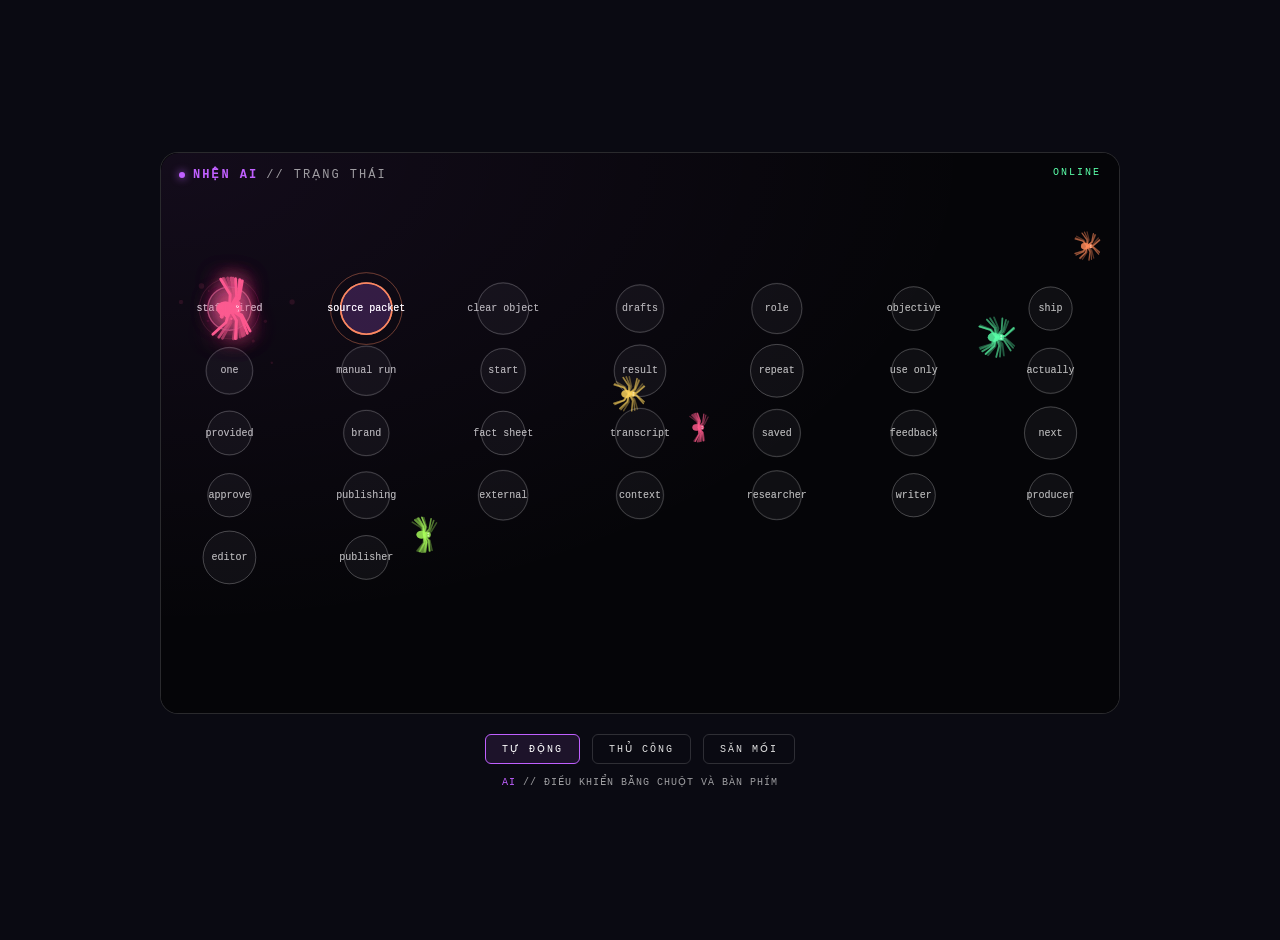
<file: templates/nhen.html>
<!DOCTYPE html>
<html lang="vi">
<head>
<meta charset="UTF-8">
<meta name="viewport" content="width=device-width, initial-scale=1.0, viewport-fit=cover">
<meta http-equiv="Cache-Control" content="no-cache, no-store, must-revalidate">
<meta http-equiv="Pragma" content="no-cache">
<meta http-equiv="Expires" content="0">
<meta name="description" content="Nhện AI chạy trên code">
<meta name="author" content="Doãn Trần Bảo Huy">
<meta name="theme-color" content="#0a0a0a">
<title>Nhện AI</title>
<style>
/* ===== BIẾN TOÀN CỤC ===== */
:root {
  --space-xs: 4px;
  --space-sm: 8px;
  --space-md: 12px;
  --space-base: 16px;
  --space-lg: 20px;
  --space-xl: 24px;
  --space-2xl: 32px;
  --space-3xl: 48px;
  --space-4xl: 64px;
  --fs-xs: 10px;
  --fs-sm: 12px;
  --fs-base: 14px;
  --fs-md: 16px;
  --fw-normal: 400;
  --font-main: 'Courier New', monospace;
  --font-mono: 'Courier New', monospace;
  --text-strong: #ffffff;
  --text: #e0e0e0;
  --text-muted: rgba(255, 255, 255, 0.6);
  --text-dim: rgba(255, 255, 255, 0.3);
  --border: rgba(255, 255, 255, 0.15);
  --border-light: rgba(255, 255, 255, 0.3);
  --radius-md: 6px;
  --radius-lg: 10px;
  --radius-xl: 14px;
  --radius-2xl: 18px;
  --danger: #c94a4a;
  --transition-base: 0.2s ease;
  --transition-fast: 0.1s ease;
}

/* ===== RESET CƠ BẢN ===== */
* {
  margin: 0;
  padding: 0;
  box-sizing: border-box;
}

html, body {
  width: 100%;
  min-height: 100vh;
  background: #0a0a12;
  color: var(--text);
  font-family: var(--font-main);
  display: flex;
  align-items: center;
  justify-content: center;
  padding: var(--space-lg);
  overflow-x: hidden;
}

body > .container {
  width: 100%;
  max-width: 960px;
}

/* ==========================================================================
   KHỐI CON NHỆN CHẠY TRÊN CODE
   ========================================================================== */

/* --------------------------------------------------------------------------
   KHUNG CHỨA CANVAS
   -------------------------------------------------------------------------- */
.spider-card {
  padding: 0;
  overflow: hidden;
  min-height: 480px;
  background: #050508;
  border: 1px solid var(--border);
  border-radius: var(--radius-2xl);
  position: relative;
  isolation: isolate;
  transition: border-color var(--transition-base),
              box-shadow var(--transition-base);
}

.spider-card:hover {
  border-color: var(--border-light);
  box-shadow: 0 0 32px rgba(192, 96, 255, 0.15);
}

.spider-card:focus-within {
  outline: 1px solid #c060ff;
  outline-offset: 2px;
}

.spider-card::after {
  content: '';
  position: absolute;
  inset: 0;
  border-radius: inherit;
  pointer-events: none;
  background: radial-gradient(
    ellipse at top left,
    rgba(192, 96, 255, 0.08),
    transparent 60%
  );
  z-index: 1;
}

/* --------------------------------------------------------------------------
   CANVAS
   -------------------------------------------------------------------------- */
.spider-card canvas {
  display: block;
  width: 100%;
  height: 480px;
  background: #050508;
  cursor: crosshair;
  position: relative;
  z-index: 0;
  touch-action: none;
}

/* --------------------------------------------------------------------------
   TIÊU ĐỀ KHỐI
   -------------------------------------------------------------------------- */
.spider-header {
  position: absolute;
  top: 14px;
  left: 18px;
  z-index: 2;
  font-family: var(--font-mono);
  font-size: var(--fs-sm);
  letter-spacing: 2px;
  text-transform: uppercase;
  color: var(--text-muted);
  pointer-events: none;
  user-select: none;
  display: flex;
  align-items: center;
  gap: 8px;
}

.spider-header::before {
  content: '';
  display: inline-block;
  width: 6px;
  height: 6px;
  border-radius: 50%;
  background: #c060ff;
  box-shadow: 0 0 8px #c060ff;
  animation: spider-pulse 2s ease-in-out infinite;
}

.spider-header .accent {
  color: #c060ff;
  font-weight: 700;
}

@keyframes spider-pulse {
  0%, 100% { opacity: 1; }
  50% { opacity: 0.4; }
}

/* --------------------------------------------------------------------------
   CHÚ THÍCH DƯỚI KHỐI
   -------------------------------------------------------------------------- */
.spider-caption {
  margin-top: var(--space-md);
  font-size: var(--fs-xs);
  font-family: var(--font-mono);
  color: var(--text-muted);
  letter-spacing: 1px;
  text-align: center;
  text-transform: uppercase;
  user-select: none;
}

.spider-caption .accent {
  color: #c060ff;
}

/* --------------------------------------------------------------------------
   ĐIỀU KHIỂN CON NHỆN
   -------------------------------------------------------------------------- */
.spider-controls {
  display: flex;
  flex-wrap: wrap;
  justify-content: center;
  gap: var(--space-md);
  margin-top: var(--space-lg);
}

.spider-controls .btn {
  padding: var(--space-sm) var(--space-base);
  font-size: var(--fs-xs);
  letter-spacing: 2px;
  background: transparent;
  border: 1px solid var(--border);
  border-radius: var(--radius-md);
  color: var(--text);
  font-family: var(--font-mono);
  text-transform: uppercase;
  cursor: pointer;
  transition: color var(--transition-base),
              border-color var(--transition-base),
              background var(--transition-base);
}

.spider-controls .btn:hover {
  color: var(--text-strong);
  border-color: var(--text-strong);
  background: rgba(255, 255, 255, 0.04);
}

.spider-controls .btn.active {
  color: #ffffff;
  border-color: #c060ff;
  background: rgba(192, 96, 255, 0.1);
}

/* --------------------------------------------------------------------------
   NHÃN TRẠNG THÁI
   -------------------------------------------------------------------------- */
.spider-status {
  position: absolute;
  top: 14px;
  right: 18px;
  z-index: 2;
  font-family: var(--font-mono);
  font-size: var(--fs-xs);
  letter-spacing: 2px;
  text-transform: uppercase;
  color: var(--text-muted);
  pointer-events: none;
  user-select: none;
}

.spider-status.online {
  color: #5affa8;
}

.spider-status.offline {
  color: #ff5a8a;
}

/* --------------------------------------------------------------------------
   LỚP PHỦ TẢI
   -------------------------------------------------------------------------- */
.spider-overlay {
  position: absolute;
  inset: 0;
  z-index: 3;
  display: flex;
  align-items: center;
  justify-content: center;
  background: rgba(5, 5, 8, 0.8);
  backdrop-filter: blur(4px);
  -webkit-backdrop-filter: blur(4px);
  opacity: 0;
  pointer-events: none;
  transition: opacity var(--transition-base);
}

.spider-card.loading .spider-overlay {
  opacity: 1;
  pointer-events: auto;
}

.spider-overlay-text {
  font-family: var(--font-mono);
  font-size: var(--fs-sm);
  letter-spacing: 3px;
  text-transform: uppercase;
  color: var(--text-muted);
}

/* --------------------------------------------------------------------------
   HIỆU ỨNG XUẤT HIỆN
   -------------------------------------------------------------------------- */
.spider-card {
  animation: spider-fade-in 0.6s ease forwards;
}

@keyframes spider-fade-in {
  from {
    opacity: 0;
    transform: translateY(8px);
  }
  to {
    opacity: 1;
    transform: translateY(0);
  }
}

/* --------------------------------------------------------------------------
   ĐIỀU CHỈNH MÀN HÌNH LỚN
   -------------------------------------------------------------------------- */
@media (min-width: 1024px) {
  .spider-card { min-height: 560px; }
  .spider-card canvas { height: 560px; }
}

/* --------------------------------------------------------------------------
   ĐIỀU CHỈNH MÁY TÍNH BẢNG
   -------------------------------------------------------------------------- */
@media (max-width: 768px) {
  .spider-card { min-height: 420px; border-radius: var(--radius-xl); }
  .spider-card canvas { height: 420px; }
  .spider-header { top: 12px; left: 14px; font-size: var(--fs-xs); }
  .spider-status { top: 12px; right: 14px; font-size: var(--fs-xs); }
}

/* --------------------------------------------------------------------------
   ĐIỀU CHỈNH ĐIỆN THOẠI
   -------------------------------------------------------------------------- */
@media (max-width: 480px) {
  .spider-card { min-height: 360px; border-radius: var(--radius-lg); }
  .spider-card canvas { height: 360px; }
  .spider-header { top: 10px; left: 12px; font-size: var(--fs-xs); letter-spacing: 1px; }
  .spider-header::before { width: 5px; height: 5px; }
  .spider-status { top: 10px; right: 12px; font-size: 10px; letter-spacing: 1px; }
  .spider-controls { gap: var(--space-sm); }
  .spider-controls .btn { padding: var(--space-xs) var(--space-md); font-size: 10px; }
}

/* --------------------------------------------------------------------------
   ĐIỀU CHỈNH ĐIỆN THOẠI NHỎ
   -------------------------------------------------------------------------- */
@media (max-width: 360px) {
  .spider-card { min-height: 300px; }
  .spider-card canvas { height: 300px; }
  .spider-header { top: 8px; left: 10px; font-size: 9px; }
  .spider-status { top: 8px; right: 10px; font-size: 9px; }
}

/* --------------------------------------------------------------------------
   MÀN HÌNH NGANG ĐIỆN THOẠI
   -------------------------------------------------------------------------- */
@media (max-height: 500px) and (orientation: landscape) {
  .spider-card { min-height: 260px; }
  .spider-card canvas { height: 260px; }
}

/* --------------------------------------------------------------------------
   CHẾ ĐỘ TƯƠNG PHẢN CAO
   -------------------------------------------------------------------------- */
@media (prefers-contrast: high) {
  .spider-card { border-width: 2px; }
  .spider-header, .spider-status, .spider-caption { color: #ffffff; }
}

/* --------------------------------------------------------------------------
   CHẾ ĐỘ GIẢM CHUYỂN ĐỘNG
   -------------------------------------------------------------------------- */
@media (prefers-reduced-motion: reduce) {
  .spider-card, .spider-header::before { animation: none; }
}

/* --------------------------------------------------------------------------
   CHẾ ĐỘ IN ẤN
   -------------------------------------------------------------------------- */
@media print {
  .spider-card { display: none; }
}

/* --------------------------------------------------------------------------
   HỖ TRỢ VÙNG AN TOÀN
   -------------------------------------------------------------------------- */
@supports (padding: env(safe-area-inset-bottom)) {
  .spider-header {
    top: max(14px, env(safe-area-inset-top));
    left: max(18px, env(safe-area-inset-left));
  }
  .spider-status {
    top: max(14px, env(safe-area-inset-top));
    right: max(18px, env(safe-area-inset-right));
  }
}
</style>
</head>
<body>

<div class="container">
  <div class="spider-card" id="spiderCard">
    <div class="spider-header">
      <span class="accent">NHỆN AI</span> // TRẠNG THÁI
    </div>
    <div class="spider-status online" id="spiderStatus">ONLINE</div>
    <canvas id="spiderCanvas"></canvas>
    <div class="spider-overlay">
      <div class="spider-overlay-text">ĐANG KHỞI TẠO...</div>
    </div>
  </div>

  <div class="spider-controls">
    <button class="btn active" data-mode="auto">TỰ ĐỘNG</button>
    <button class="btn" data-mode="manual">THỦ CÔNG</button>
    <button class="btn" data-mode="hunt">SĂN MỒI</button>
  </div>

  <div class="spider-caption">
    <span class="accent">AI</span> // ĐIỀU KHIỂN BẰNG CHUỘT VÀ BÀN PHÍM
  </div>
</div>

<script>
(function () {
  'use strict';

  // ================================================================
  // KHỞI TẠO SAU KHI DOM SẴN SÀNG
  // ================================================================
  function ready(fn) {
    if (document.readyState === 'loading') {
      document.addEventListener('DOMContentLoaded', fn);
    } else {
      fn();
    }
  }

  ready(function () {

    // ================================================================
    // LẤY CÁC PHẦN TỬ DOM
    // ================================================================
    var canvas = document.getElementById('spiderCanvas');
    var card = document.getElementById('spiderCard');
    var statusEl = document.getElementById('spiderStatus');
    var buttons = document.querySelectorAll('.spider-controls .btn');

    if (!canvas) {
      console.warn('[Spider AI] Không tìm thấy canvas');
      return;
    }

    var ctx = canvas.getContext('2d');

    // ================================================================
    // BIẾN KÍCH THƯỚC
    // ================================================================
    var W = 0, H = 0;
    var DPR = window.devicePixelRatio || 1;

    // ================================================================
    // CHUỘT VÀ BÀN PHÍM
    // ================================================================
    var mouseX = -1000, mouseY = -1000, mouseActive = false;
    var keys = {};

    // ================================================================
    // CHẾ ĐỘ AI
    // ================================================================
    var mode = 'auto'; // auto | manual | hunt

    // ================================================================
    // DANH SÁCH NHÃN NODE
    // ================================================================
    var LABELS = [
      'staff hired', 'source packet', 'clear object', 'drafts',
      'role', 'objective', 'ship', 'one', 'manual run', 'start',
      'result', 'repeat', 'use only', 'actually', 'provided',
      'brand', 'fact sheet', 'transcript', 'saved', 'feedback',
      'next', 'approve', 'publishing', 'external', 'context',
      'researcher', 'writer', 'producer', 'editor', 'publisher'
    ];

    var COLORS = [
      '#ff5a8a', '#ff8a5a', '#ffd75a', '#a8ff5a', '#5affa8',
      '#5ad7ff', '#5a8aff', '#a85aff', '#ff5ad7', '#ff5a5a'
    ];

    // ================================================================
    // MẢNG NODE
    // ================================================================
    var nodes = [];

    // ================================================================
    // NHỆN CHÍNH
    // ================================================================
    var spider = {
      index: 0,
      x: 0, y: 0,
      vx: 0, vy: 0,
      angle: 0,
      targetAngle: 0,
      legPhase: 0,
      wait: 0,
      size: 2.0,
      color: '#c060ff',
      speed: 0.35,
      maxSpeed: 8,
      trail: [],
      manualTargetX: 0,
      manualTargetY: 0
    };

    // ================================================================
    // NHỆN CON
    // ================================================================
    var babies = [];

    // ================================================================
    // HẠT
    // ================================================================
    var particles = [];

    // ================================================================
    // CẬP NHẬT KÍCH THƯỚC
    // ================================================================
    function resize() {
      var rect = canvas.getBoundingClientRect();
      W = rect.width;
      H = rect.height;
      canvas.width = W * DPR;
      canvas.height = H * DPR;
      ctx.setTransform(DPR, 0, 0, DPR, 0, 0);

      buildNodes();
      resetSpider();
      buildBabies();
    }

    // ================================================================
    // XÂY DỰNG NODE
    // ================================================================
    function buildNodes() {
      nodes = [];
      if (W <= 0 || H <= 0) return;

      var paddingX = Math.max(90, W / 7);
      var paddingY = Math.max(50, H / 9);
      var cols = Math.max(2, Math.floor(W / paddingX));
      var rows = Math.ceil(LABELS.length / cols);
      var offsetX = (W - (cols - 1) * paddingX) / 2;
      var offsetY = (H - (rows - 1) * paddingY) / 2;

      for (var i = 0; i < LABELS.length; i++) {
        var col = i % cols;
        var row = Math.floor(i / cols);
        nodes.push({
          label: LABELS[i],
          color: COLORS[i % COLORS.length],
          radius: 24,
          x: offsetX + col * paddingX,
          y: offsetY + row * paddingY,
          pulse: Math.random() * Math.PI * 2,
          delay: 15 + Math.floor(Math.random() * 15)
        });
      }
    }

    // ================================================================
    // ĐẶT LẠI NHỆN
    // ================================================================
    function resetSpider() {
      if (nodes.length === 0) return;
      spider.index = 0;
      spider.x = nodes[0].x;
      spider.y = nodes[0].y;
      spider.vx = 0;
      spider.vy = 0;
      spider.trail = [];
      spider.manualTargetX = spider.x;
      spider.manualTargetY = spider.y;
    }

    // ================================================================
    // TẠO NHỆN CON
    // ================================================================
    function buildBabies() {
      babies = [];
      for (var i = 0; i < 5; i++) {
        babies.push({
          x: Math.random() * W,
          y: Math.random() * H,
          vx: 0, vy: 0,
          legPhase: Math.random() * Math.PI * 2,
          size: 0.9 + Math.random() * 0.4,
          color: COLORS[i % COLORS.length],
          angle: 0,
          wander: Math.random() * Math.PI * 2
        });
      }
    }

    // ================================================================
    // SINH HẠT
    // ================================================================
    function spawnParticles(x, y, color) {
      for (var i = 0; i < 10; i++) {
        var a = Math.random() * Math.PI * 2;
        var sp = 1 + Math.random() * 3;
        particles.push({
          x: x, y: y,
          vx: Math.cos(a) * sp,
          vy: Math.sin(a) * sp,
          life: 1,
          color: color,
          size: 1 + Math.random() * 2
        });
      }
    }

    // ================================================================
    // CẬP NHẬT HẠT
    // ================================================================
    function updateParticles() {
      for (var i = particles.length - 1; i >= 0; i--) {
        var p = particles[i];
        p.x += p.vx;
        p.y += p.vy;
        p.vx *= 0.95;
        p.vy *= 0.95;
        p.life -= 0.02;
        if (p.life <= 0) particles.splice(i, 1);
      }
    }

    // ================================================================
    // CẬP NHẬT NHỆN CHÍNH THEO CHẾ ĐỘ
    // ================================================================
    function updateSpider() {
      if (nodes.length === 0) return;

      // Trốn chuột nếu đang hoạt động
      if (mouseActive) {
        var mdx = spider.x - mouseX;
        var mdy = spider.y - mouseY;
        var md = Math.sqrt(mdx * mdx + mdy * mdy);
        if (md < 140 && md > 0.1) {
          spider.vx += (mdx / md) * 0.6;
          spider.vy += (mdy / md) * 0.6;
        }
      }

      // Xử lý chế độ
      if (mode === 'auto') {
        updateSpiderAuto();
      } else if (mode === 'manual') {
        updateSpiderManual();
      } else if (mode === 'hunt') {
        updateSpiderHunt();
      }

      // Giới hạn tốc độ
      var sp = Math.sqrt(spider.vx * spider.vx + spider.vy * spider.vy);
      if (sp > spider.maxSpeed) {
        spider.vx = (spider.vx / sp) * spider.maxSpeed;
        spider.vy = (spider.vy / sp) * spider.maxSpeed;
      }

      // Ma sát
      spider.vx *= 0.94;
      spider.vy *= 0.94;
      spider.x += spider.vx;
      spider.y += spider.vy;

      // Góc quay
      if (sp > 0.5) {
        spider.targetAngle = Math.atan2(spider.vy, spider.vx);
      }
      var da = spider.targetAngle - spider.angle;
      while (da > Math.PI) da -= Math.PI * 2;
      while (da < -Math.PI) da += Math.PI * 2;
      spider.angle += da * 0.2;

      // Nhịp chân
      spider.legPhase += 0.4 + sp * 0.15;

      // Vệt
      spider.trail.push({ x: spider.x, y: spider.y, life: 1 });
      if (spider.trail.length > 25) spider.trail.shift();
      for (var i = 0; i < spider.trail.length; i++) {
        spider.trail[i].life -= 0.05;
      }
    }

    // ================================================================
    // CHẾ ĐỘ TỰ ĐỘNG: ĐI THEO NODE
    // ================================================================
    function updateSpiderAuto() {
      if (spider.wait > 0) {
        spider.wait--;
        spider.legPhase += 0.2;
        return;
      }

      var t = nodes[spider.index];
      var dx = t.x - spider.x;
      var dy = t.y - spider.y;
      var dist = Math.sqrt(dx * dx + dy * dy);

      if (dist < 6) {
        spider.x = t.x;
        spider.y = t.y;
        spider.vx = 0;
        spider.vy = 0;
        spider.wait = t.delay;
        spider.color = t.color;
        spawnParticles(spider.x, spider.y, t.color);
        spider.index = (spider.index + 1) % nodes.length;
        return;
      }

      spider.vx += (dx / dist) * spider.speed;
      spider.vy += (dy / dist) * spider.speed;
    }

    // ================================================================
    // CHẾ ĐỘ THỦ CÔNG: ĐI THEO CHUỘT
    // ================================================================
    function updateSpiderManual() {
      if (!mouseActive) return;

      var dx = mouseX - spider.x;
      var dy = mouseY - spider.y;
      var dist = Math.sqrt(dx * dx + dy * dy);

      if (dist < 6) {
        spider.vx *= 0.8;
        spider.vy *= 0.8;
        return;
      }

      spider.vx += (dx / dist) * 0.5;
      spider.vy += (dy / dist) * 0.5;
    }

    // ================================================================
    // CHẾ ĐỘ SĂN MỒI: ĐUỔI THEO NHỆN CON GẦN NHẤT
    // ================================================================
    function updateSpiderHunt() {
      if (babies.length === 0) return;

      var nearest = null;
      var minDist = Infinity;

      for (var i = 0; i < babies.length; i++) {
        var b = babies[i];
        var dx = b.x - spider.x;
        var dy = b.y - spider.y;
        var d = Math.sqrt(dx * dx + dy * dy);
        if (d < minDist) {
          minDist = d;
          nearest = b;
        }
      }

      if (!nearest) return;

      var dx2 = nearest.x - spider.x;
      var dy2 = nearest.y - spider.y;
      var dist2 = Math.sqrt(dx2 * dx2 + dy2 * dy2);

      if (dist2 < 6) {
        // Bắt được mồi
        spawnParticles(nearest.x, nearest.y, nearest.color);
        // Đặt lại mồi ở vị trí ngẫu nhiên
        nearest.x = Math.random() * W;
        nearest.y = Math.random() * H;
        nearest.vx = 0;
        nearest.vy = 0;
        return;
      }

      spider.vx += (dx2 / dist2) * 0.6;
      spider.vy += (dy2 / dist2) * 0.6;
    }

    // ================================================================
    // CẬP NHẬT NHỆN CON
    // ================================================================
    function updateBabies() {
      for (var i = 0; i < babies.length; i++) {
        var b = babies[i];
        b.wander += (Math.random() - 0.5) * 0.3;
        b.vx += Math.cos(b.wander) * 0.1;
        b.vy += Math.sin(b.wander) * 0.1;

        // Trốn nhện chính nếu ở chế độ săn mồi
        if (mode === 'hunt') {
          var dx = b.x - spider.x;
          var dy = b.y - spider.y;
          var d = Math.sqrt(dx * dx + dy * dy);
          if (d < 120 && d > 0.1) {
            b.vx += (dx / d) * 0.5;
            b.vy += (dy / d) * 0.5;
          }
        }

        b.vx *= 0.92;
        b.vy *= 0.92;
        b.x += b.vx;
        b.y += b.vy;

        // Va chạm biên
        if (b.x < 20) b.vx += 0.5;
        if (b.x > W - 20) b.vx -= 0.5;
        if (b.y < 20) b.vy += 0.5;
        if (b.y > H - 20) b.vy -= 0.5;

        if (Math.abs(b.vx) + Math.abs(b.vy) > 1) {
          b.angle = Math.atan2(b.vy, b.vx);
        }
        b.legPhase += 0.5;
      }
    }

    // ================================================================
    // VẼ THÂN NHỆN
    // ================================================================
    function drawBody(c, s, color, angle, legPhase, glow) {
      c.save();
      c.rotate(angle + Math.PI / 2);

      if (glow) {
        c.shadowColor = color;
        c.shadowBlur = 12 * s;
      }

      // 8 chân
      c.strokeStyle = color;
      c.lineWidth = 1.4 * s;
      c.lineCap = 'round';
      for (var i = 0; i < 8; i++) {
        var side = i < 4 ? -1 : 1;
        var idx = i % 4;
        var baseAngle = -Math.PI / 2 + side * (0.5 + idx * 0.45);
        var swing = Math.sin(legPhase + i) * 0.4;
        var len1 = 7 * s;
        var len2 = 9 * s;

        var a1 = baseAngle + swing;
        var x1 = Math.cos(a1) * len1;
        var y1 = Math.sin(a1) * len1;

        var a2 = a1 + side * 0.6;
        var x2 = x1 + Math.cos(a2) * len2;
        var y2 = y1 + Math.sin(a2) * len2;

        c.beginPath();
        c.moveTo(0, 0);
        c.lineTo(x1, y1);
        c.lineTo(x2, y2);
        c.stroke();
      }

      // Bụng
      c.fillStyle = color;
      c.beginPath();
      c.ellipse(0, 2 * s, 3.5 * s, 4.5 * s, 0, 0, Math.PI * 2);
      c.fill();

      // Đầu ngực
      c.beginPath();
      c.ellipse(0, -3.5 * s, 2.5 * s, 2.5 * s, 0, 0, Math.PI * 2);
      c.fill();

      // Mắt
      c.shadowBlur = 0;
      c.fillStyle = '#ffffff';
      c.beginPath();
      c.arc(-1 * s, -4 * s, 0.7 * s, 0, Math.PI * 2);
      c.arc(1 * s, -4 * s, 0.7 * s, 0, Math.PI * 2);
      c.fill();

      c.fillStyle = color;
      c.beginPath();
      c.arc(-1 * s, -4 * s, 0.35 * s, 0, Math.PI * 2);
      c.arc(1 * s, -4 * s, 0.35 * s, 0, Math.PI * 2);
      c.fill();

      c.restore();
    }

    // ================================================================
    // VẼ NHỆN CHÍNH
    // ================================================================
    function drawSpider(c) {
      c.save();
      c.translate(spider.x, spider.y);
      drawBody(c, spider.size, spider.color, spider.angle, spider.legPhase, true);
      c.restore();
    }

    // ================================================================
    // VẼ NHỆN CON
    // ================================================================
    function drawBabies(c) {
      for (var i = 0; i < babies.length; i++) {
        var b = babies[i];
        c.save();
        c.translate(b.x, b.y);
        c.globalAlpha = 0.6;
        drawBody(c, b.size, b.color, b.angle, b.legPhase, false);
        c.restore();
      }
      c.globalAlpha = 1;
    }

    // ================================================================
    // VẼ VỆT
    // ================================================================
    function drawTrail(c) {
      for (var i = 0; i < spider.trail.length; i++) {
        var t = spider.trail[i];
        if (t.life <= 0) continue;
        c.globalAlpha = t.life * 0.3;
        c.fillStyle = spider.color;
        c.beginPath();
        c.arc(t.x, t.y, spider.size * t.life, 0, Math.PI * 2);
        c.fill();
      }
      c.globalAlpha = 1;
    }

    // ================================================================
    // VẼ HẠT
    // ================================================================
    function drawParticles(c) {
      for (var i = 0; i < particles.length; i++) {
        var p = particles[i];
        c.globalAlpha = p.life;
        c.fillStyle = p.color;
        c.beginPath();
        c.arc(p.x, p.y, p.size, 0, Math.PI * 2);
        c.fill();
      }
      c.globalAlpha = 1;
    }

    // ================================================================
    // VẼ NODE
    // ================================================================
    function drawNodes(c, time) {
      for (var i = 0; i < nodes.length; i++) {
        var n = nodes[i];
        var isTarget = (mode === 'auto' && i === spider.index);
        var pulse = 1 + Math.sin(time * 0.003 + n.pulse) * 0.1;

        if (isTarget) {
          c.beginPath();
          c.arc(n.x, n.y, n.radius * pulse * 1.4, 0, Math.PI * 2);
          c.strokeStyle = n.color;
          c.globalAlpha = 0.25;
          c.lineWidth = 1;
          c.stroke();
          c.globalAlpha = 1;
        }

        c.beginPath();
        c.arc(n.x, n.y, n.radius * pulse, 0, Math.PI * 2);
        c.fillStyle = isTarget
          ? 'rgba(192, 96, 255, 0.12)'
          : 'rgba(255, 255, 255, 0.02)';
        c.fill();

        c.strokeStyle = isTarget ? n.color : 'rgba(255, 255, 255, 0.12)';
        c.lineWidth = isTarget ? 1.5 : 1;
        c.stroke();

        c.fillStyle = isTarget ? '#ffffff' : 'rgba(255, 255, 255, 0.45)';
        c.font = '10px Courier New';
        c.textAlign = 'center';
        c.textBaseline = 'middle';
        c.fillText(n.label, n.x, n.y);
      }
    }

    // ================================================================
    // VÒNG LẶP RENDER
    // ================================================================
    var startTime = performance.now();
    function loop(now) {
      var t = now - startTime;

      // Xóa nền
      ctx.fillStyle = 'rgba(5, 5, 8, 0.25)';
      ctx.fillRect(0, 0, W, H);

      drawNodes(ctx, t);
      drawTrail(ctx);
      updateSpider();
      drawSpider(ctx);

      updateBabies();
      drawBabies(ctx);

      updateParticles();
      drawParticles(ctx);

      requestAnimationFrame(loop);
    }

    // ================================================================
    // SỰ KIỆN CHUỘT
    // ================================================================
    canvas.addEventListener('mousemove', function (e) {
      var rect = canvas.getBoundingClientRect();
      mouseX = e.clientX - rect.left;
      mouseY = e.clientY - rect.top;
      mouseActive = true;
    });

    canvas.addEventListener('mouseleave', function () {
      mouseActive = false;
    });

    // ================================================================
    // SỰ KIỆN CẢM ỨNG
    // ================================================================
    canvas.addEventListener('touchmove', function (e) {
      if (e.touches.length > 0) {
        var rect = canvas.getBoundingClientRect();
        mouseX = e.touches[0].clientX - rect.left;
        mouseY = e.touches[0].clientY - rect.top;
        mouseActive = true;
      }
      e.preventDefault();
    }, { passive: false });

    canvas.addEventListener('touchend', function () {
      mouseActive = false;
    });

    // ================================================================
    // SỰ KIỆN BÀN PHÍM
    // ================================================================
    window.addEventListener('keydown', function (e) {
      keys[e.key.toLowerCase()] = true;
    });

    window.addEventListener('keyup', function (e) {
      keys[e.key.toLowerCase()] = false;
    });

    // ================================================================
    // SỰ KIỆN NÚT ĐIỀU KHIỂN
    // ================================================================
    buttons.forEach(function (btn) {
      btn.addEventListener('click', function () {
        var newMode = btn.getAttribute('data-mode');
        if (!newMode) return;

        mode = newMode;

        // Cập nhật trạng thái nút
        buttons.forEach(function (b) {
          b.classList.remove('active');
        });
        btn.classList.add('active');

        // Cập nhật trạng thái nhện
        if (mode === 'auto') {
          statusEl.textContent = 'AUTO';
          statusEl.className = 'spider-status online';
        } else if (mode === 'manual') {
          statusEl.textContent = 'MANUAL';
          statusEl.className = 'spider-status online';
        } else if (mode === 'hunt') {
          statusEl.textContent = 'HUNT';
          statusEl.className = 'spider-status online';
        }
      });
    });

    // ================================================================
    // SỰ KIỆN THAY ĐỔI KÍCH THƯỚC
    // ================================================================
    window.addEventListener('resize', resize);

    // ================================================================
    // KHỞI TẠO
    // ================================================================
    resize();
    requestAnimationFrame(loop);

    console.log('[Spider AI] Đã khởi động');
  });
})();
</script>
</body>
</html>
</file>
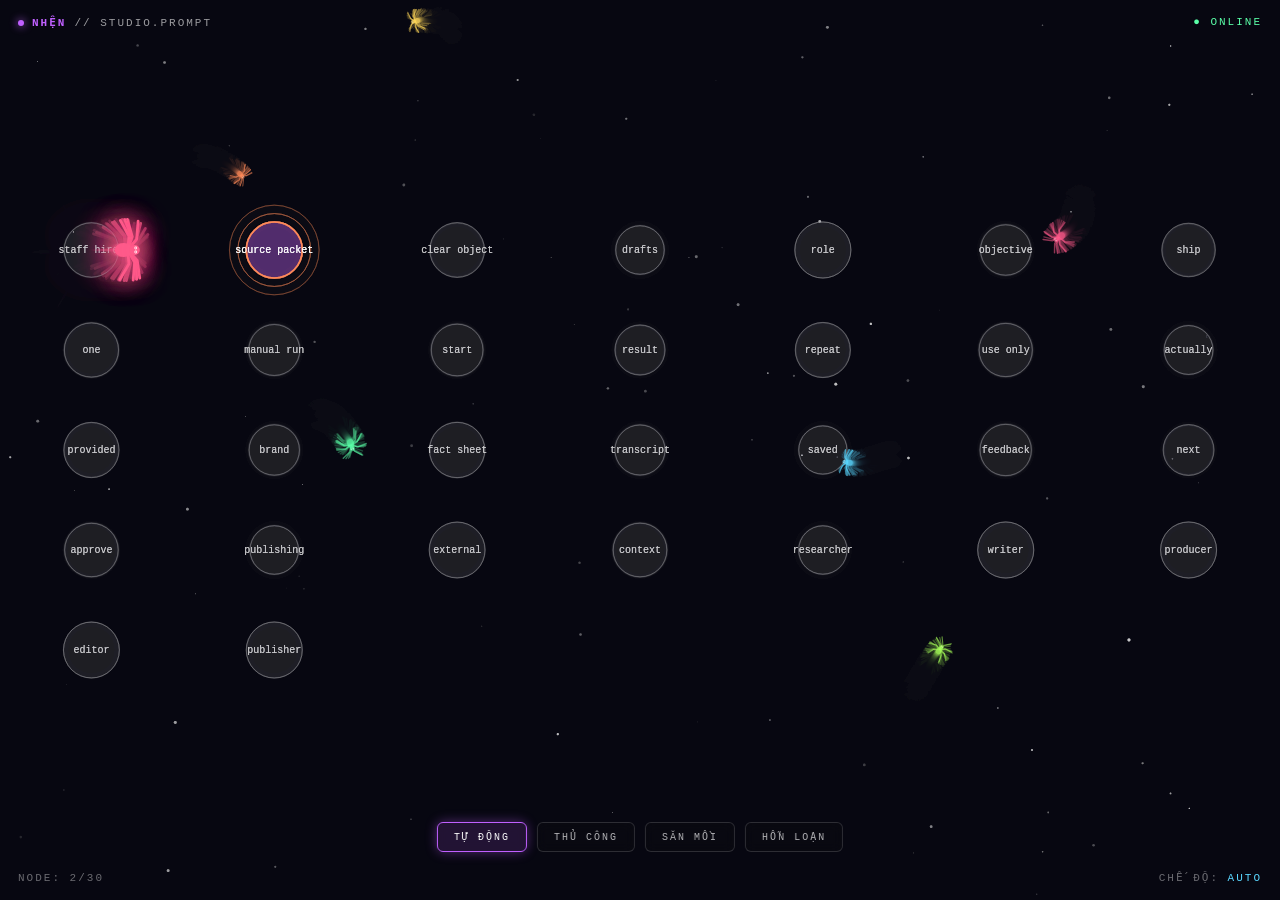
<file: templates/spider.html>
<!DOCTYPE html>
<html lang="vi">
<head>
<meta charset="UTF-8">
<meta name="viewport" content="width=device-width, initial-scale=1.0, viewport-fit=cover">
<meta http-equiv="Cache-Control" content="no-cache, no-store, must-revalidate">
<meta http-equiv="Pragma" content="no-cache">
<meta http-equiv="Expires" content="0">
<meta name="description" content="Con nhện chạy trên code">
<meta name="author" content="Doãn Trần Bảo Huy">
<meta name="theme-color" content="#0a0a0a">
<title>Con nhện chạy trên code</title>
<style>
  * {
    margin: 0;
    padding: 0;
    box-sizing: border-box;
  }

  html, body {
    width: 100%;
    height: 100%;
    background: #0a0a12;
    overflow: hidden;
    font-family: 'Courier New', monospace;
    color: #e0e0e0;
    user-select: none;
  }

  #spider-canvas {
    display: block;
    width: 100vw;
    height: 100vh;
    cursor: crosshair;
    position: fixed;
    inset: 0;
    z-index: 0;
  }

  /* ===== HUD TRÊN CÙNG ===== */
  .hud {
    position: fixed;
    z-index: 2;
    font-family: 'Courier New', monospace;
    font-size: 11px;
    letter-spacing: 2px;
    text-transform: uppercase;
    color: rgba(255, 255, 255, 0.6);
    pointer-events: none;
    user-select: none;
  }

  .hud-top-left {
    top: 16px;
    left: 18px;
    display: flex;
    align-items: center;
    gap: 8px;
  }

  .hud-top-left::before {
    content: '';
    display: inline-block;
    width: 6px;
    height: 6px;
    border-radius: 50%;
    background: #c060ff;
    box-shadow: 0 0 8px #c060ff;
    animation: pulse 2s ease-in-out infinite;
  }

  .hud-top-left .accent {
    color: #c060ff;
    font-weight: 700;
  }

  @keyframes pulse {
    0%, 100% { opacity: 1; }
    50% { opacity: 0.4; }
  }

  .hud-top-right {
    top: 16px;
    right: 18px;
    color: #5affa8;
  }

  .hud-bottom-left {
    bottom: 16px;
    left: 18px;
    color: rgba(255, 255, 255, 0.4);
  }

  .hud-bottom-right {
    bottom: 16px;
    right: 18px;
    color: rgba(255, 255, 255, 0.4);
  }

  .hud-bottom-right .val {
    color: #5ad7ff;
  }

  /* ===== NÚT ĐIỀU KHIỂN ===== */
  .controls {
    position: fixed;
    bottom: 48px;
    left: 50%;
    transform: translateX(-50%);
    z-index: 3;
    display: flex;
    flex-wrap: wrap;
    justify-content: center;
    gap: 10px;
    pointer-events: auto;
  }

  .controls .btn {
    padding: 8px 16px;
    font-size: 10px;
    letter-spacing: 2px;
    font-family: 'Courier New', monospace;
    text-transform: uppercase;
    color: rgba(255, 255, 255, 0.7);
    background: rgba(10, 10, 18, 0.7);
    border: 1px solid rgba(255, 255, 255, 0.15);
    border-radius: 6px;
    cursor: pointer;
    backdrop-filter: blur(6px);
    -webkit-backdrop-filter: blur(6px);
    transition: color 0.2s ease,
                border-color 0.2s ease,
                background 0.2s ease,
                transform 0.1s ease;
  }

  .controls .btn:hover {
    color: #ffffff;
    border-color: rgba(255, 255, 255, 0.4);
    background: rgba(255, 255, 255, 0.05);
  }

  .controls .btn:active {
    transform: scale(0.97);
  }

  .controls .btn.active {
    color: #ffffff;
    border-color: #c060ff;
    background: rgba(192, 96, 255, 0.15);
    box-shadow: 0 0 12px rgba(192, 96, 255, 0.4);
  }

  /* ===== ĐIỆN THOẠI ===== */
  @media (max-width: 480px) {
    .hud {
      font-size: 9px;
      letter-spacing: 1px;
    }

    .hud-top-left { top: 12px; left: 12px; }
    .hud-top-right { top: 12px; right: 12px; }
    .hud-bottom-left { bottom: 12px; left: 12px; }
    .hud-bottom-right { bottom: 12px; right: 12px; }

    .controls {
      bottom: 40px;
      gap: 6px;
      padding: 0 8px;
    }

    .controls .btn {
      padding: 6px 10px;
      font-size: 9px;
      letter-spacing: 1px;
    }
  }

  @media (max-width: 360px) {
    .hud { font-size: 8px; }
    .controls .btn {
      padding: 5px 8px;
      font-size: 8px;
    }
  }

  /* ===== GIẢM CHUYỂN ĐỘNG ===== */
  @media (prefers-reduced-motion: reduce) {
    .hud-top-left::before { animation: none; }
    .controls .btn { transition: none; }
  }
</style>
</head>
<body>

<canvas id="spider-canvas"></canvas>

<!-- HUD -->
<div class="hud hud-top-left">
  <span class="accent">NHỆN</span> // STUDIO.PROMPT
</div>
<div class="hud hud-top-right" id="hudStatus">● ONLINE</div>
<div class="hud hud-bottom-left">
  <span id="hudNode">NODE: 1/30</span>
</div>
<div class="hud hud-bottom-right">
  CHẾ ĐỘ: <span class="val" id="hudMode">AUTO</span>
</div>

<!-- Điều khiển -->
<div class="controls">
  <button class="btn active" data-mode="auto">TỰ ĐỘNG</button>
  <button class="btn" data-mode="manual">THỦ CÔNG</button>
  <button class="btn" data-mode="hunt">SĂN MỒI</button>
  <button class="btn" data-mode="chaos">HỖN LOẠN</button>
</div>

<script>
(function () {
  'use strict';

  // ================================================================
  // KHỞI TẠO KHI DOM SẴN SÀNG
  // ================================================================
  function ready(fn) {
    if (document.readyState === 'loading') {
      document.addEventListener('DOMContentLoaded', fn);
    } else {
      fn();
    }
  }

  ready(function () {

    // ================================================================
    // LẤY CANVAS VÀ CONTEXT
    // ================================================================
    var canvas = document.getElementById('spider-canvas');
    if (!canvas) return;
    var ctx = canvas.getContext('2d');

    // ================================================================
    // BIẾN KÍCH THƯỚC
    // ================================================================
    var W = 0, H = 0;
    var DPR = window.devicePixelRatio || 1;

    // ================================================================
    // CHUỘT VÀ BÀN PHÍM
    // ================================================================
    var mouseX = -1000, mouseY = -1000, mouseActive = false;

    // ================================================================
    // CHẾ ĐỘ
    // ================================================================
    var mode = 'auto';

    // ================================================================
    // THAM CHIẾU DOM
    // ================================================================
    var hudStatus = document.getElementById('hudStatus');
    var hudNode = document.getElementById('hudNode');
    var hudMode = document.getElementById('hudMode');
    var buttons = document.querySelectorAll('.controls .btn');

    // ================================================================
    // DỮ LIỆU NODE
    // ================================================================
    var NODE_DATA = [
      { label: 'staff hired',   color: '#ff5a8a' },
      { label: 'source packet', color: '#ff8a5a' },
      { label: 'clear object',  color: '#ffd75a' },
      { label: 'drafts',        color: '#a8ff5a' },
      { label: 'role',          color: '#5affa8' },
      { label: 'objective',     color: '#5ad7ff' },
      { label: 'ship',          color: '#5a8aff' },
      { label: 'one',           color: '#a85aff' },
      { label: 'manual run',    color: '#ff5ad7' },
      { label: 'start',         color: '#ff5a5a' },
      { label: 'result',        color: '#ff9a5a' },
      { label: 'repeat',        color: '#ffd75a' },
      { label: 'use only',      color: '#a8ff5a' },
      { label: 'actually',      color: '#5affa8' },
      { label: 'provided',      color: '#5ad7ff' },
      { label: 'brand',         color: '#5a8aff' },
      { label: 'fact sheet',    color: '#a85aff' },
      { label: 'transcript',    color: '#ff5ad7' },
      { label: 'saved',         color: '#ff5a8a' },
      { label: 'feedback',      color: '#ff8a5a' },
      { label: 'next',          color: '#ffd75a' },
      { label: 'approve',       color: '#a8ff5a' },
      { label: 'publishing',    color: '#5affa8' },
      { label: 'external',      color: '#5ad7ff' },
      { label: 'context',       color: '#5a8aff' },
      { label: 'researcher',    color: '#a85aff' },
      { label: 'writer',        color: '#ff5ad7' },
      { label: 'producer',      color: '#ff5a8a' },
      { label: 'editor',        color: '#ff8a5a' },
      { label: 'publisher',     color: '#ffd75a' }
    ];

    // ================================================================
    // MẢNG NODE
    // ================================================================
    var nodes = [];

    // ================================================================
    // NHỆN CHÍNH
    // ================================================================
    var spider = {
      nodeIndex: 0,
      x: 0, y: 0,
      vx: 0, vy: 0,
      angle: 0,
      targetAngle: 0,
      legPhase: 0,
      size: 2.0,
      color: '#c060ff',
      speed: 0.15,
      maxSpeed: 6,
      waitTimer: 0,
      trail: []
    };

    // ================================================================
    // NHỆN CON
    // ================================================================
    var babies = [];

    // ================================================================
    // HẠT
    // ================================================================
    var particles = [];

    // ================================================================
    // ĐỐM SAO NỀN
    // ================================================================
    var stars = [];

    // ================================================================
    // CẬP NHẬT KÍCH THƯỚC
    // ================================================================
    function resize() {
      W = window.innerWidth;
      H = window.innerHeight;
      canvas.width = W * DPR;
      canvas.height = H * DPR;
      canvas.style.width = W + 'px';
      canvas.style.height = H + 'px';
      ctx.setTransform(DPR, 0, 0, DPR, 0, 0);

      buildNodes();
      resetSpider();
      buildBabies();
      buildStars();
    }

    // ================================================================
    // XÂY DỰNG NODE
    // ================================================================
    function buildNodes() {
      nodes = [];
      if (W <= 0 || H <= 0) return;

      var paddingX = Math.max(90, W / 7);
      var paddingY = Math.max(55, H / 9);
      var cols = Math.max(2, Math.floor(W / paddingX));
      var rows = Math.ceil(NODE_DATA.length / cols);
      var offsetX = (W - (cols - 1) * paddingX) / 2;
      var offsetY = (H - (rows - 1) * paddingY) / 2;

      for (var i = 0; i < NODE_DATA.length; i++) {
        var col = i % cols;
        var row = Math.floor(i / cols);
        nodes.push({
          label: NODE_DATA[i].label,
          color: NODE_DATA[i].color,
          radius: 26,
          x: offsetX + col * paddingX,
          y: offsetY + row * paddingY,
          pulse: Math.random() * Math.PI * 2,
          delay: 15 + Math.floor(Math.random() * 15)
        });
      }
    }

    // ================================================================
    // ĐẶT LẠI NHỆN
    // ================================================================
    function resetSpider() {
      if (nodes.length === 0) return;
      spider.nodeIndex = 0;
      spider.x = nodes[0].x;
      spider.y = nodes[0].y;
      spider.vx = 0;
      spider.vy = 0;
      spider.trail = [];
      spider.waitTimer = 0;
    }

    // ================================================================
    // TẠO NHỆN CON
    // ================================================================
    function buildBabies() {
      babies = [];
      for (var i = 0; i < 6; i++) {
        babies.push({
          x: Math.random() * W,
          y: Math.random() * H,
          vx: 0, vy: 0,
          legPhase: Math.random() * Math.PI * 2,
          size: 0.7 + Math.random() * 0.4,
          color: NODE_DATA[i % NODE_DATA.length].color,
          angle: 0,
          wander: Math.random() * Math.PI * 2
        });
      }
    }

    // ================================================================
    // TẠO ĐỐM SAO NỀN
    // ================================================================
    function buildStars() {
      stars = [];
      var count = Math.floor((W * H) / 12000);
      for (var i = 0; i < count; i++) {
        stars.push({
          x: Math.random() * W,
          y: Math.random() * H,
          r: Math.random() * 1.2 + 0.3,
          a: Math.random() * 0.4 + 0.1,
          phase: Math.random() * Math.PI * 2
        });
      }
    }

    // ================================================================
    // SINH HẠT
    // ================================================================
    function spawnParticles(x, y, color, count) {
      count = count || 12;
      for (var i = 0; i < count; i++) {
        var a = Math.random() * Math.PI * 2;
        var sp = 1 + Math.random() * 3.5;
        particles.push({
          x: x, y: y,
          vx: Math.cos(a) * sp,
          vy: Math.sin(a) * sp,
          life: 1,
          color: color,
          size: 1 + Math.random() * 2
        });
      }
    }

    // ================================================================
    // CẬP NHẬT HẠT
    // ================================================================
    function updateParticles() {
      for (var i = particles.length - 1; i >= 0; i--) {
        var p = particles[i];
        p.x += p.vx;
        p.y += p.vy;
        p.vx *= 0.94;
        p.vy *= 0.94;
        p.life -= 0.022;
        if (p.life <= 0) particles.splice(i, 1);
      }
    }

    // ================================================================
    // CẬP NHẬT NHỆN CHÍNH
    // ================================================================
    function updateSpider() {
      if (nodes.length === 0) return;

      // Trốn chuột
      if (mouseActive) {
        var mdx = spider.x - mouseX;
        var mdy = spider.y - mouseY;
        var md = Math.sqrt(mdx * mdx + mdy * mdy);
        if (md < 140 && md > 0.1) {
          spider.vx += (mdx / md) * 0.7;
          spider.vy += (mdy / md) * 0.7;
        }
      }

      if (mode === 'auto') updateAuto();
      else if (mode === 'manual') updateManual();
      else if (mode === 'hunt') updateHunt();
      else if (mode === 'chaos') updateChaos();

      // Giới hạn tốc độ
      var sp = Math.sqrt(spider.vx * spider.vx + spider.vy * spider.vy);
      var currentMax = (mode === 'chaos') ? 12 : spider.maxSpeed;
      if (sp > currentMax) {
        spider.vx = (spider.vx / sp) * currentMax;
        spider.vy = (spider.vy / sp) * currentMax;
      }

      // Ma sát
      spider.vx *= 0.95;
      spider.vy *= 0.95;
      spider.x += spider.vx;
      spider.y += spider.vy;

      // Giữ trong biên
      var margin = 30;
      if (spider.x < margin) { spider.x = margin; spider.vx = Math.abs(spider.vx) * 0.5; }
      if (spider.x > W - margin) { spider.x = W - margin; spider.vx = -Math.abs(spider.vx) * 0.5; }
      if (spider.y < margin) { spider.y = margin; spider.vy = Math.abs(spider.vy) * 0.5; }
      if (spider.y > H - margin) { spider.y = H - margin; spider.vy = -Math.abs(spider.vy) * 0.5; }

      // Góc quay
      if (sp > 0.5) {
        spider.targetAngle = Math.atan2(spider.vy, spider.vx);
      }
      var da = spider.targetAngle - spider.angle;
      while (da > Math.PI) da -= Math.PI * 2;
      while (da < -Math.PI) da += Math.PI * 2;
      spider.angle += da * 0.25;

      // Nhịp chân
      spider.legPhase += 0.4 + sp * 0.15;

      // Vệt
      spider.trail.push({ x: spider.x, y: spider.y, life: 1 });
      if (spider.trail.length > 30) spider.trail.shift();
      for (var i = 0; i < spider.trail.length; i++) {
        spider.trail[i].life -= 0.04;
      }

      // Cập nhật HUD
      if (hudNode) {
        hudNode.textContent = 'NODE: ' + (spider.nodeIndex + 1) + '/' + nodes.length;
      }
    }

    // ================================================================
    // CHẾ ĐỘ TỰ ĐỘNG: ĐI THEO NODE TUẦN TỰ
    // ================================================================
    function updateAuto() {
      if (spider.waitTimer > 0) {
        spider.waitTimer--;
        spider.legPhase += 0.15;
        return;
      }

      var t = nodes[spider.nodeIndex];
      var dx = t.x - spider.x;
      var dy = t.y - spider.y;
      var dist = Math.sqrt(dx * dx + dy * dy);

      if (dist < 5) {
        spider.x = t.x;
        spider.y = t.y;
        spider.vx = 0;
        spider.vy = 0;
        spider.waitTimer = t.delay;
        spider.color = t.color;
        spawnParticles(spider.x, spider.y, t.color, 14);
        spider.nodeIndex = (spider.nodeIndex + 1) % nodes.length;
        return;
      }

      spider.vx += (dx / dist) * spider.speed;
      spider.vy += (dy / dist) * spider.speed;
    }

    // ================================================================
    // CHẾ ĐỘ THỦ CÔNG: ĐI THEO CHUỘT
    // ================================================================
    function updateManual() {
      if (!mouseActive) return;

      var dx = mouseX - spider.x;
      var dy = mouseY - spider.y;
      var dist = Math.sqrt(dx * dx + dy * dy);

      if (dist < 8) {
        spider.vx *= 0.8;
        spider.vy *= 0.8;
        return;
      }

      spider.vx += (dx / dist) * 0.6;
      spider.vy += (dy / dist) * 0.6;
    }

    // ================================================================
    // CHẾ ĐỘ SĂN MỒI: ĐUỔI NHỆN CON GẦN NHẤT
    // ================================================================
    function updateHunt() {
      if (babies.length === 0) return;

      var nearest = null;
      var minDist = Infinity;

      for (var i = 0; i < babies.length; i++) {
        var b = babies[i];
        var dx = b.x - spider.x;
        var dy = b.y - spider.y;
        var d = Math.sqrt(dx * dx + dy * dy);
        if (d < minDist) {
          minDist = d;
          nearest = b;
        }
      }

      if (!nearest) return;

      var ndx = nearest.x - spider.x;
      var ndy = nearest.y - spider.y;
      var nd = Math.sqrt(ndx * ndx + ndy * ndy);

      if (nd < 8) {
        // Bắt được mồi
        spawnParticles(nearest.x, nearest.y, nearest.color, 18);
        spider.color = nearest.color;
        nearest.x = Math.random() * W;
        nearest.y = Math.random() * H;
        nearest.vx = 0;
        nearest.vy = 0;
        return;
      }

      spider.vx += (ndx / nd) * 0.7;
      spider.vy += (ndy / nd) * 0.7;
    }

    // ================================================================
    // CHẾ ĐỘ HỖN LOẠN: DI CHUYỂN NGẪU NHIÊN
    // ================================================================
    var chaosAngle = 0;
    function updateChaos() {
      chaosAngle += (Math.random() - 0.5) * 0.4;
      spider.vx += Math.cos(chaosAngle) * 0.9;
      spider.vy += Math.sin(chaosAngle) * 0.9;

      // Đổi màu liên tục
      var c = NODE_DATA[Math.floor(Math.random() * NODE_DATA.length)].color;
      spider.color = c;

      // Thỉnh thoảng tạo hạt
      if (Math.random() < 0.15) {
        spawnParticles(spider.x, spider.y, c, 3);
      }
    }

    // ================================================================
    // CẬP NHẬT NHỆN CON
    // ================================================================
    function updateBabies() {
      for (var i = 0; i < babies.length; i++) {
        var b = babies[i];
        b.wander += (Math.random() - 0.5) * 0.3;
        b.vx += Math.cos(b.wander) * 0.1;
        b.vy += Math.sin(b.wander) * 0.1;

        // Trốn nhện chính khi ở chế độ săn
        if (mode === 'hunt') {
          var dx = b.x - spider.x;
          var dy = b.y - spider.y;
          var d = Math.sqrt(dx * dx + dy * dy);
          if (d < 150 && d > 0.1) {
            b.vx += (dx / d) * 0.6;
            b.vy += (dy / d) * 0.6;
          }
        }

        b.vx *= 0.92;
        b.vy *= 0.92;
        b.x += b.vx;
        b.y += b.vy;

        if (b.x < 20) b.vx += 0.5;
        if (b.x > W - 20) b.vx -= 0.5;
        if (b.y < 20) b.vy += 0.5;
        if (b.y > H - 20) b.vy -= 0.5;

        if (Math.abs(b.vx) + Math.abs(b.vy) > 1) {
          b.angle = Math.atan2(b.vy, b.vx);
        }
        b.legPhase += 0.5;
      }
    }

    // ================================================================
    // VẼ THÂN NHỆN
    // ================================================================
    function drawBody(c, s, color, angle, legPhase, glow) {
      c.save();
      c.rotate(angle + Math.PI / 2);

      if (glow) {
        c.shadowColor = color;
        c.shadowBlur = 14 * s;
      }

      // 8 chân
      c.strokeStyle = color;
      c.lineWidth = 1.4 * s;
      c.lineCap = 'round';
      for (var i = 0; i < 8; i++) {
        var side = i < 4 ? -1 : 1;
        var idx = i % 4;
        var baseAngle = -Math.PI / 2 + side * (0.5 + idx * 0.45);
        var swing = Math.sin(legPhase + i) * 0.4;
        var len1 = 7 * s;
        var len2 = 9 * s;

        var a1 = baseAngle + swing;
        var x1 = Math.cos(a1) * len1;
        var y1 = Math.sin(a1) * len1;

        var a2 = a1 + side * 0.6;
        var x2 = x1 + Math.cos(a2) * len2;
        var y2 = y1 + Math.sin(a2) * len2;

        c.beginPath();
        c.moveTo(0, 0);
        c.lineTo(x1, y1);
        c.lineTo(x2, y2);
        c.stroke();
      }

      // Bụng
      c.fillStyle = color;
      c.beginPath();
      c.ellipse(0, 2 * s, 3.5 * s, 4.5 * s, 0, 0, Math.PI * 2);
      c.fill();

      // Đầu ngực
      c.beginPath();
      c.ellipse(0, -3.5 * s, 2.5 * s, 2.5 * s, 0, 0, Math.PI * 2);
      c.fill();

      // Mắt
      c.shadowBlur = 0;
      c.fillStyle = '#ffffff';
      c.beginPath();
      c.arc(-1 * s, -4 * s, 0.7 * s, 0, Math.PI * 2);
      c.arc(1 * s, -4 * s, 0.7 * s, 0, Math.PI * 2);
      c.fill();

      c.fillStyle = color;
      c.beginPath();
      c.arc(-1 * s, -4 * s, 0.35 * s, 0, Math.PI * 2);
      c.arc(1 * s, -4 * s, 0.35 * s, 0, Math.PI * 2);
      c.fill();

      c.restore();
    }

    // ================================================================
    // VẼ NHỆN CHÍNH
    // ================================================================
    function drawSpider(c) {
      c.save();
      c.translate(spider.x, spider.y);
      drawBody(c, spider.size, spider.color, spider.angle, spider.legPhase, true);
      c.restore();
    }

    // ================================================================
    // VẼ NHỆN CON
    // ================================================================
    function drawBabies(c) {
      for (var i = 0; i < babies.length; i++) {
        var b = babies[i];
        c.save();
        c.translate(b.x, b.y);
        c.globalAlpha = 0.55;
        drawBody(c, b.size, b.color, b.angle, b.legPhase, false);
        c.restore();
      }
      c.globalAlpha = 1;
    }

    // ================================================================
    // VẼ VỆT
    // ================================================================
    function drawTrail(c) {
      for (var i = 0; i < spider.trail.length; i++) {
        var t = spider.trail[i];
        if (t.life <= 0) continue;
        c.globalAlpha = t.life * 0.35;
        c.fillStyle = spider.color;
        c.beginPath();
        c.arc(t.x, t.y, spider.size * t.life * 1.2, 0, Math.PI * 2);
        c.fill();
      }
      c.globalAlpha = 1;
    }

    // ================================================================
    // VẼ HẠT
    // ================================================================
    function drawParticles(c) {
      for (var i = 0; i < particles.length; i++) {
        var p = particles[i];
        c.globalAlpha = p.life;
        c.fillStyle = p.color;
        c.beginPath();
        c.arc(p.x, p.y, p.size * p.life, 0, Math.PI * 2);
        c.fill();
      }
      c.globalAlpha = 1;
    }

    // ================================================================
    // VẼ SAO NỀN
    // ================================================================
    function drawStars(c, time) {
      for (var i = 0; i < stars.length; i++) {
        var s = stars[i];
        var a = s.a * (0.6 + 0.4 * Math.sin(time * 0.001 + s.phase));
        c.globalAlpha = a;
        c.fillStyle = '#ffffff';
        c.beginPath();
        c.arc(s.x, s.y, s.r, 0, Math.PI * 2);
        c.fill();
      }
      c.globalAlpha = 1;
    }

    // ================================================================
    // VẼ NODE
    // ================================================================
    function drawNodes(c, time) {
      for (var i = 0; i < nodes.length; i++) {
        var n = nodes[i];
        var isTarget = (mode === 'auto' && i === spider.nodeIndex);
        var pulse = 1 + Math.sin(time * 0.003 + n.pulse) * 0.08;

        if (isTarget) {
          // Vòng phát sáng ngoài
          c.beginPath();
          c.arc(n.x, n.y, n.radius * pulse * 1.6, 0, Math.PI * 2);
          c.strokeStyle = n.color;
          c.globalAlpha = 0.15;
          c.lineWidth = 1;
          c.stroke();

          c.beginPath();
          c.arc(n.x, n.y, n.radius * pulse * 1.3, 0, Math.PI * 2);
          c.globalAlpha = 0.25;
          c.stroke();
          c.globalAlpha = 1;
        }

        // Vòng chính
        c.beginPath();
        c.arc(n.x, n.y, n.radius * pulse, 0, Math.PI * 2);
        c.fillStyle = isTarget
          ? 'rgba(192, 96, 255, 0.12)'
          : 'rgba(255, 255, 255, 0.02)';
        c.fill();

        c.strokeStyle = isTarget ? n.color : 'rgba(255, 255, 255, 0.12)';
        c.lineWidth = isTarget ? 1.5 : 1;
        c.stroke();

        // Nhãn
        c.fillStyle = isTarget ? '#ffffff' : 'rgba(255, 255, 255, 0.45)';
        c.font = '10px Courier New';
        c.textAlign = 'center';
        c.textBaseline = 'middle';
        c.fillText(n.label, n.x, n.y);
      }
    }

    // ================================================================
    // VÒNG LẶP RENDER
    // ================================================================
    var startTime = performance.now();
    function loop(now) {
      var t = now - startTime;

      // Xóa nền có vệt mờ
      ctx.fillStyle = 'rgba(10, 10, 18, 0.22)';
      ctx.fillRect(0, 0, W, H);

      drawStars(ctx, t);
      drawNodes(ctx, t);
      drawTrail(ctx);

      updateSpider();
      drawSpider(ctx);

      updateBabies();
      drawBabies(ctx);

      updateParticles();
      drawParticles(ctx);

      requestAnimationFrame(loop);
    }

    // ================================================================
    // SỰ KIỆN CHUỘT
    // ================================================================
    window.addEventListener('mousemove', function (e) {
      mouseX = e.clientX;
      mouseY = e.clientY;
      mouseActive = true;
    });

    window.addEventListener('mouseleave', function () {
      mouseActive = false;
    });

    // ================================================================
    // SỰ KIỆN CẢM ỨNG
    // ================================================================
    window.addEventListener('touchmove', function (e) {
      if (e.touches.length > 0) {
        mouseX = e.touches[0].clientX;
        mouseY = e.touches[0].clientY;
        mouseActive = true;
      }
    }, { passive: true });

    window.addEventListener('touchend', function () {
      mouseActive = false;
    });

    // ================================================================
    // SỰ KIỆN NÚT
    // ================================================================
    for (var i = 0; i < buttons.length; i++) {
      (function (btn) {
        btn.addEventListener('click', function () {
          var newMode = btn.getAttribute('data-mode');
          if (!newMode) return;

          mode = newMode;

          for (var j = 0; j < buttons.length; j++) {
            buttons[j].classList.remove('active');
          }
          btn.classList.add('active');

          // Cập nhật HUD
          if (hudMode) {
            hudMode.textContent = newMode.toUpperCase();
          }

          // Thông báo trạng thái
          if (hudStatus) {
            hudStatus.textContent = '● ' + newMode.toUpperCase();
          }

          // Nếu thoát khỏi chế độ săn mồi, làm mới nhện con
          if (newMode !== 'hunt') {
            for (var k = 0; k < babies.length; k++) {
              babies[k].vx = 0;
              babies[k].vy = 0;
            }
          }
        });
      })(buttons[i]);
    }

    // ================================================================
    // SỰ KIỆN RESIZE
    // ================================================================
    var resizeTimer = null;
    window.addEventListener('resize', function () {
      if (resizeTimer) clearTimeout(resizeTimer);
      resizeTimer = setTimeout(resize, 100);
    });

    // ================================================================
    // KHỞI TẠO
    // ================================================================
    resize();
    requestAnimationFrame(loop);

    console.log('[Spider] Đã khởi động — chế độ:', mode);
  });
})();
</script>
</body>
</html>
</file>
